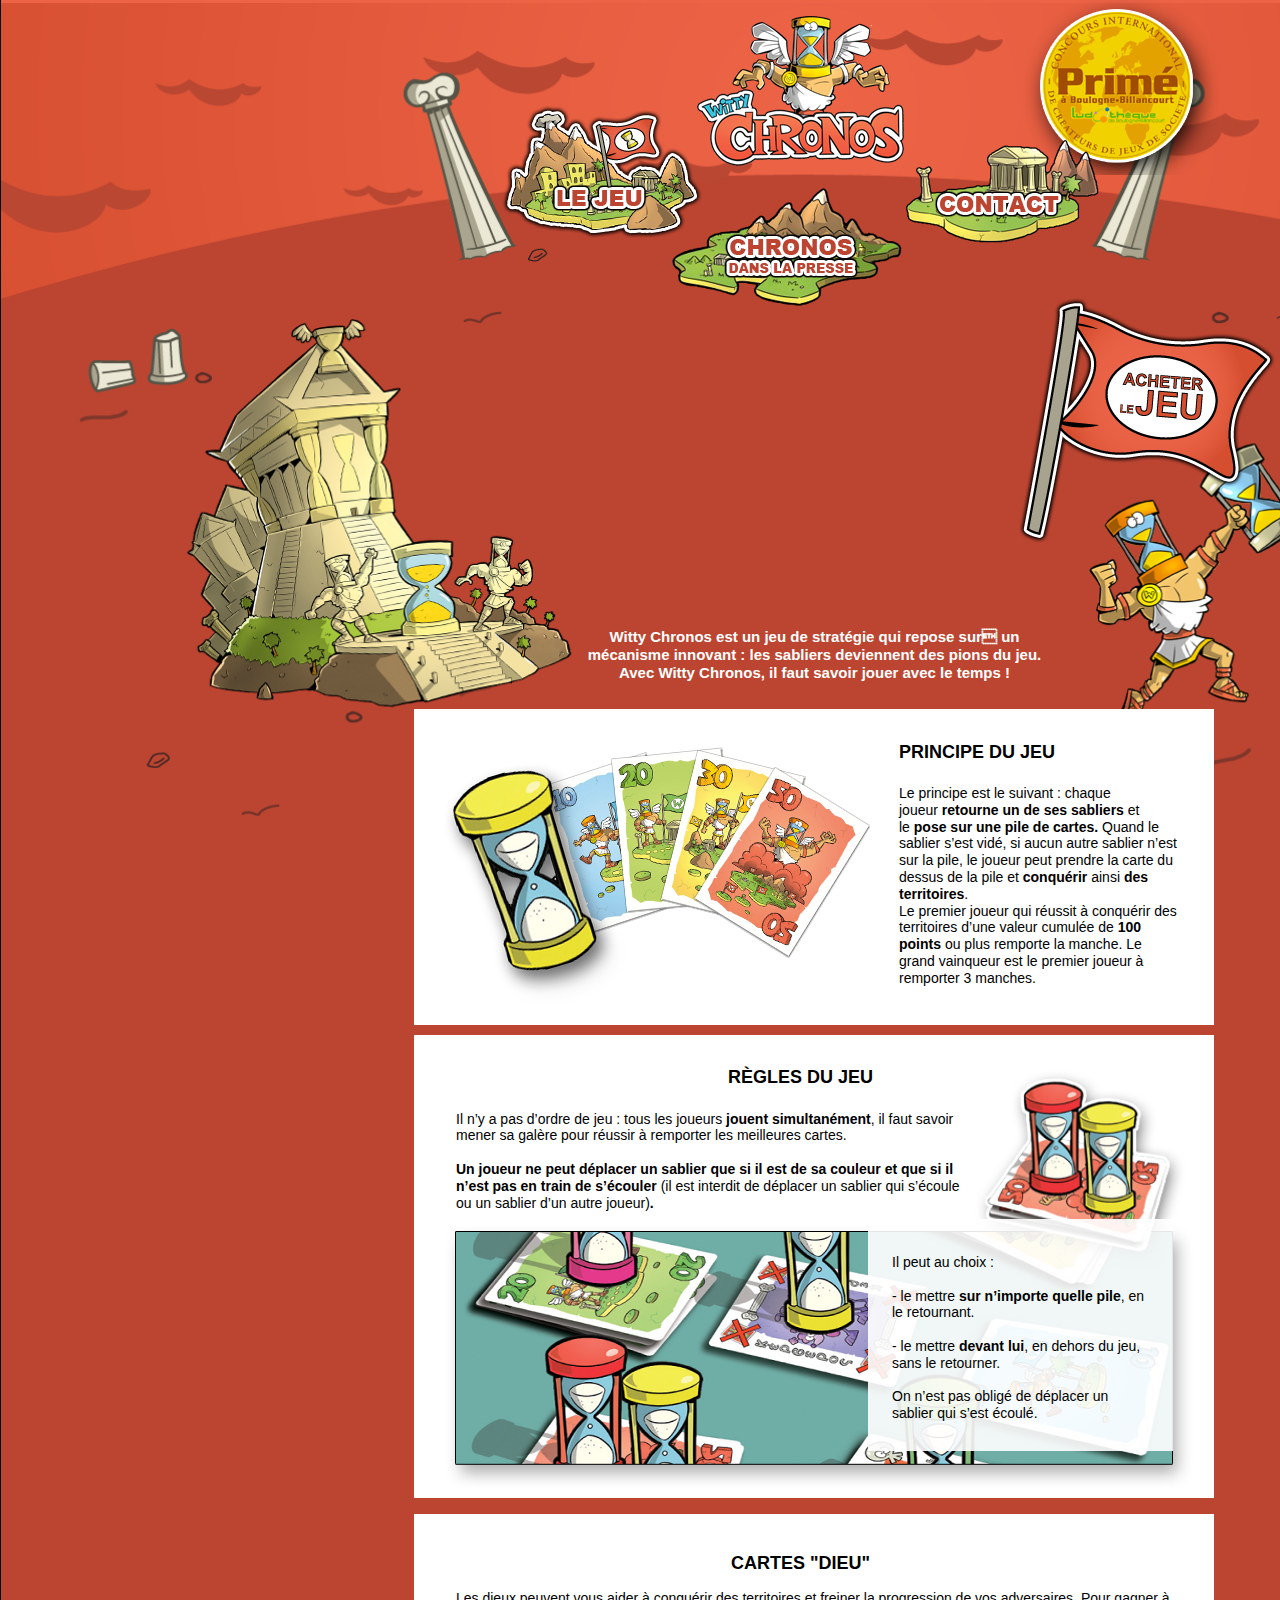
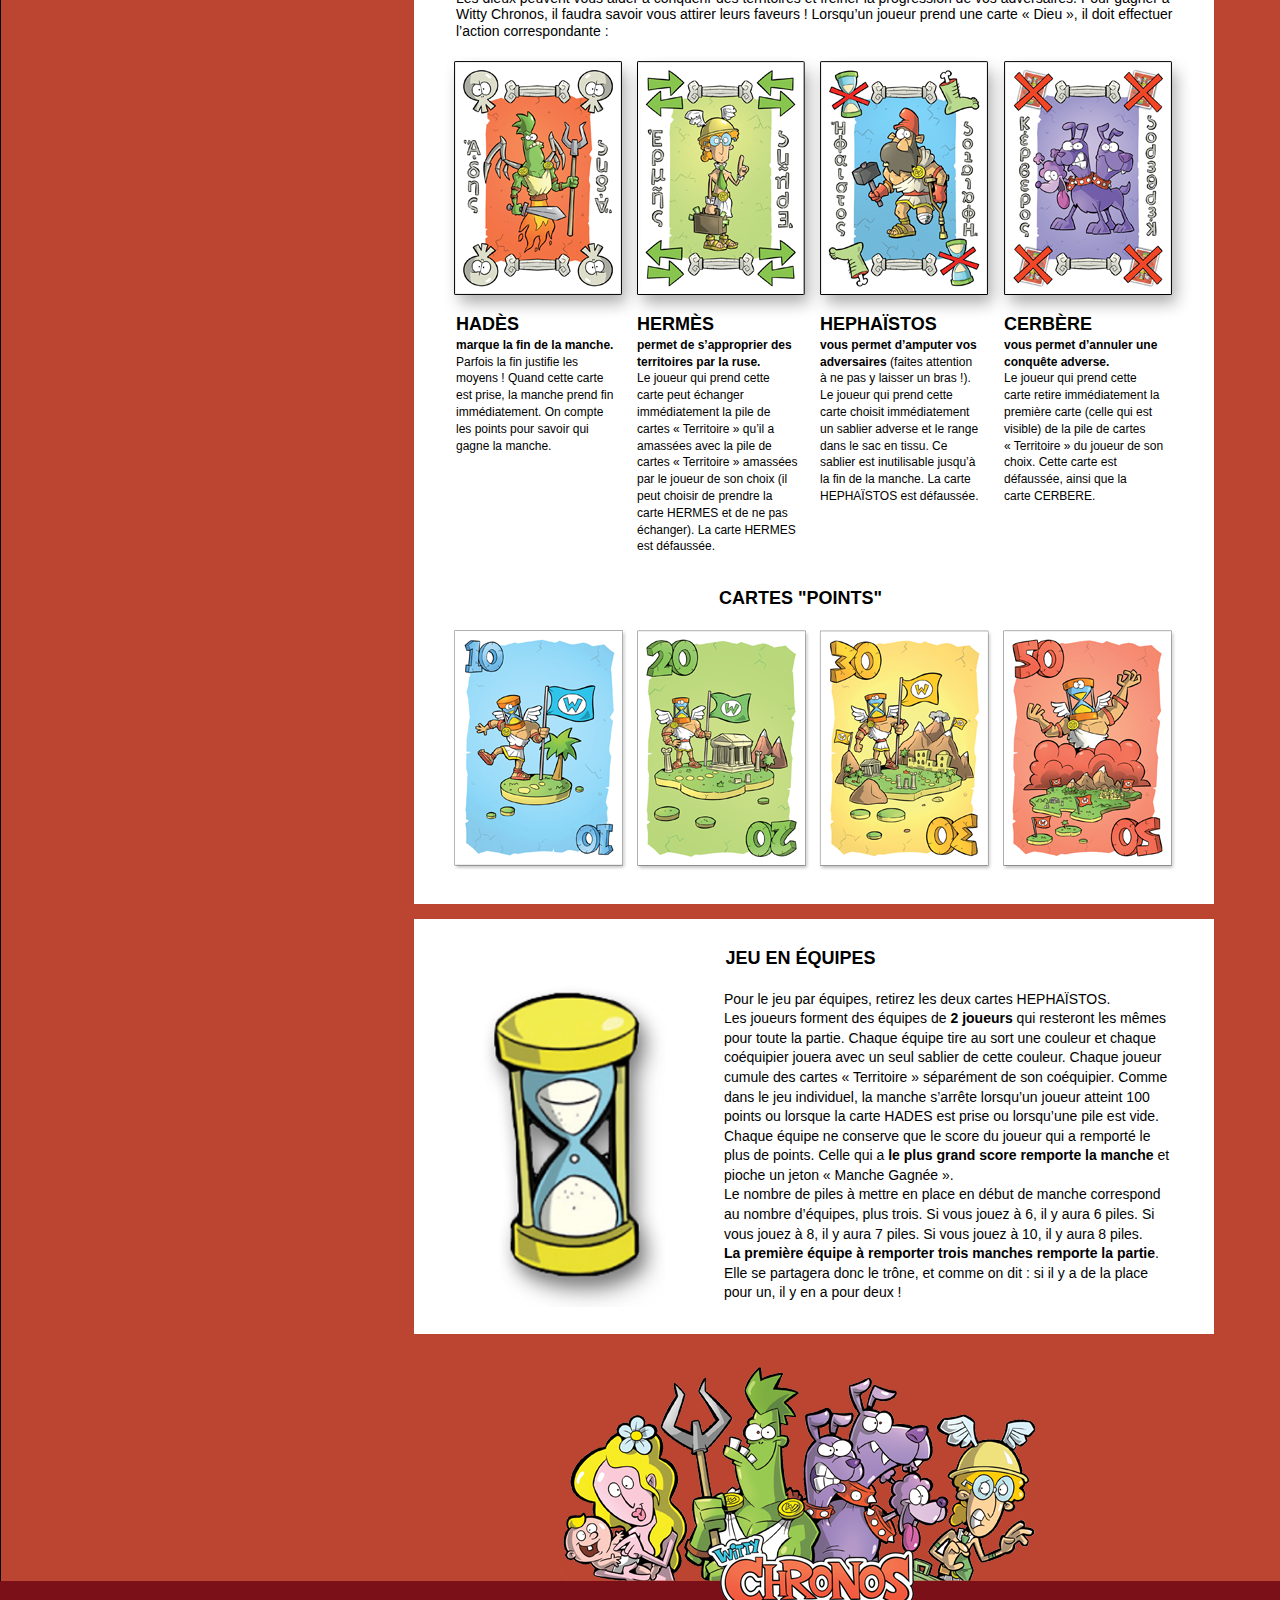
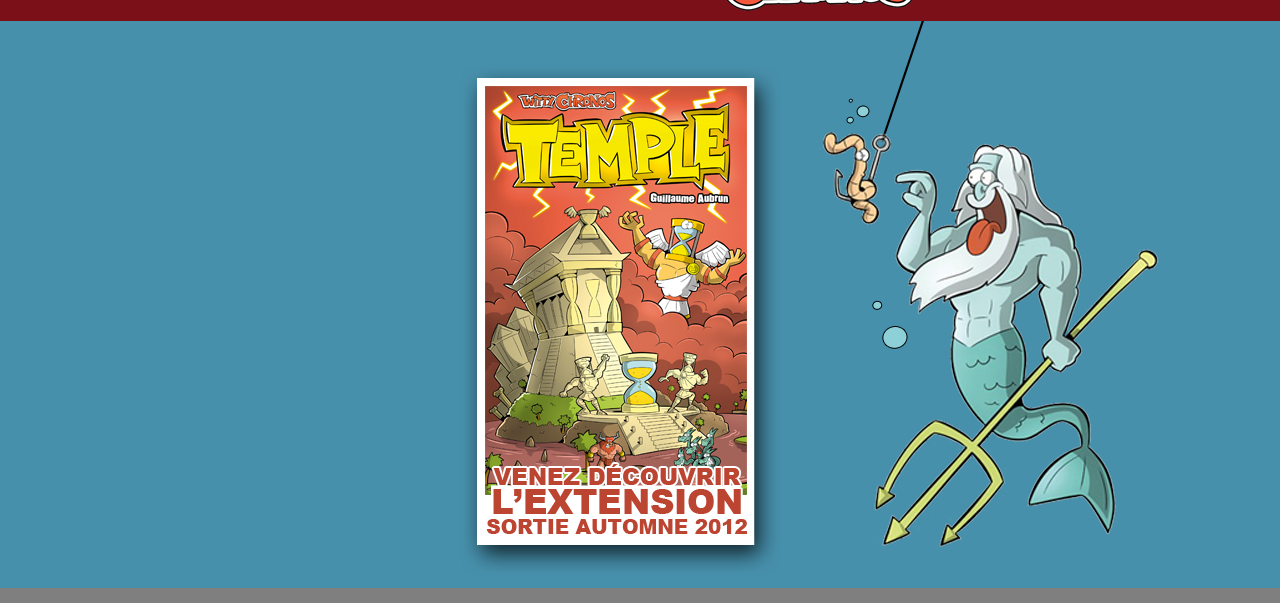
<file: index.html>
<!DOCTYPE html>
<html>
 <head>

  <meta http-equiv="Content-type" content="text/html;charset=UTF-8"/>
  <meta name="generator" content="1.0.948.120"/>
  <title>Page le jeu</title>
  <link rel="icon" type="image/png" href="images/favicon.png" />
  <!-- CSS -->
  <link rel="stylesheet" type="text/css" href="css/site_global.css?4075768122"/>
  <link rel="stylesheet" type="text/css" href="css/master_a-gabarit.css?4136317699"/>
  <link rel="stylesheet" type="text/css" href="css/index.css?421826208"/>
  <!-- Other scripts -->
  <script type="text/javascript">
   document.documentElement.className = 'js';


	var _gaq = _gaq || [];
	_gaq.push(['_setAccount', 'UA-17906341-3']);
	_gaq.push(['_setDomainName', 'wittychronos.fr']);
	_gaq.push(['_setAllowLinker', true]);
	_gaq.push(['_trackPageview']);

	(function() {
	var ga = document.createElement('script'); ga.type = 'text/javascript'; ga.async = true;
	ga.src = ('https:' == document.location.protocol ? 'https://ssl' : 'http://www') + '.google-analytics.com/ga.js';
	var s = document.getElementsByTagName('script')[0]; s.parentNode.insertBefore(ga, s);
	})();

</script>
   </head>
 <body>

  <div class="clearfix" id="page"><!-- column -->
   <div class="position_content" id="page_position_content">
    <div class="clearfix colelem" id="pu70"><!-- group -->
     <div class="grpelem" id="u70"><!-- image -->
      <img id="u70_img" src="images/img_fond.png" alt="" width="1600" height="887"/>
     </div>
     <a class="nonblock nontext MuseLinkActive grpelem" id="u75" href="index.html"><!-- image --><img id="u75_img" src="images/logo.png" alt="" width="232" height="175"/></a>
     <a class="nonblock nontext MuseLinkActive grpelem" id="u85" href="index.html"><!-- simple frame --></a>
     <a class="nonblock nontext grpelem" id="u109" href="page-presse.html"><!-- simple frame --></a>
     <div class="grpelem" id="u121"><!-- image -->
      <img id="u121_img" src="images/logo_prime.png" alt="" width="260" height="175"/>
     </div>
     <a class="nonblock nontext grpelem" id="u97" href="page-contact.html"><!-- simple frame --></a>
     <div class="clearfix grpelem" id="ppu207"><!-- column -->
      <div class="colelem" id="pu207"><!-- inclusion -->
       <div id="pu207_position_content">
        <table class="inclusion_context">
         <tr>
          <td class="inclelem" id="u207"><!-- simple frame -->
           <div style="width: 305px;"></div>
          </td>
          <td class="inclelem" id="pu207_position_inner_content">
           <div class="clearfix" id="pu208-17"><!-- group -->
            <div class="clearfix grpelem" id="u208-17"><!-- content -->
             <p id="u208-2">Il peut au choix : </p>
             <p id="u208-3">&nbsp;</p>
             <p>&#45; le mettre <span id="u208-5">sur n’importe quelle pile</span>, en le retournant. </p>
             <p>&nbsp;</p>
             <p id="u208-12">&#45; le mettre <span id="u208-10">devant lui</span>, en dehors du jeu, sans le retourner. </p>
             <p id="u208-13">&nbsp;</p>
             <p id="u208-15">On n’est pas obligé de déplacer un sablier qui s’est écoulé. </p>
            </div>
           </div>
          </td>
         </tr>
        </table>
       </div>
      </div>
      <div class="clearfix colelem" id="pu243"><!-- group -->
       <a class="nonblock nontext grpelem" id="u243" href="http://www.mywittygames.com/shop/product/witty-chronos"><!-- image --><img id="u243_img" src="images/btn_acheter.png" alt="" width="306" height="305"/></a>
       <div class="grpelem" id="u133"><!-- custom html -->
        <iframe frameborder="0" width="480" height="276" src="http://www.dailymotion.com/embed/video/xho4oq_video-d-une-partie-geante-de-witty-chronos_creation"></iframe>
</div>
      </div>
      <div class="clearfix colelem" id="u132-6"><!-- content -->
       <p>Witty Chronos est un jeu de stratégie qui repose sur un mécanisme innovant : les sabliers deviennent des pions du jeu.</p>
       <p>Avec Witty Chronos, il faut savoir jouer avec le temps ! </p>
      </div>
      <div class="clearfix colelem" id="pu135"><!-- group -->
       <div class="clearfix grpelem" id="u135"><!-- group -->
        <div class="clearfix grpelem" id="u183-19"><!-- content -->
         <p id="u183-2">PRINCIPE DU JEU</p>
         <p id="u183-3">&nbsp;</p>
         <p id="u183-13">Le principe est le suivant : chaque joueur<span id="u183-5">&nbsp;retourne un de ses sabliers </span><span id="u183-6">et le</span><span id="u183-7">&nbsp;pose sur une pile de cartes.</span>&nbsp;Quand le sablier s’est vidé, si aucun autre sablier n’est sur la pile, le joueur peut prendre la carte du dessus de la pile et <span id="u183-9">conquérir</span>&nbsp;ainsi <span id="u183-11">des territoires</span>.</p>
         <p id="u183-17">Le premier joueur qui réussit à conquérir des territoires d’une valeur cumulée de <span id="u183-15">100 points</span>&nbsp;ou plus remporte la manche. Le grand vainqueur est le premier joueur à remporter 3 manches.</p>
        </div>
       </div>
       <div class="grpelem" id="u184"><!-- image -->
        <img id="u184_img" src="images/img_principe.png" alt="" width="500" height="305"/>
       </div>
      </div>
      <div class="clearfix colelem" id="pu137"><!-- group -->
       <div class="clearfix grpelem" id="u137"><!-- column -->
        <div class="clearfix colelem" id="u205-4"><!-- content -->
         <p>RÈGLES DU JEU</p>
        </div>
        <div class="clearfix colelem" id="u204-11"><!-- content -->
         <p id="u204-4">Il n’y a pas d’ordre de jeu : tous les joueurs <span id="u204-2">jouent simultanément</span>, il faut savoir mener sa galère pour réussir à remporter les meilleures cartes. </p>
         <p id="u204-5">&nbsp;</p>
         <p id="u204-9">Un joueur ne peut déplacer un sablier que si il est de sa couleur et que si il n’est pas en train de s’écouler <span id="u204-7">(il est interdit de déplacer un sablier qui s’écoule ou un sablier d’un autre joueur)</span>. </p>
        </div>
       </div>
       <div class="grpelem" id="u199"><!-- image -->
        <img id="u199_img" src="images/img_regle2.png" alt="" width="824" height="314"/>
       </div>
       <div class="grpelem" id="u189"><!-- image -->
        <img id="u189_img" src="images/img_regle1.png" alt="" width="238" height="218"/>
       </div>
      </div>
      <div class="clearfix colelem" id="pu139"><!-- group -->
       <div class="clearfix grpelem" id="u139"><!-- column -->
        <div class="position_content" id="u139_position_content">
         <div class="clearfix colelem" id="u206-4"><!-- content -->
          <p>CARTES &quot;DIEU&quot;</p>
         </div>
         <div class="clearfix colelem" id="u210-4"><!-- content -->
          <p>Les dieux peuvent vous aider à conquérir des territoires et freiner la progression de vos adversaires. Pour gagner à Witty Chronos, il faudra savoir vous attirer leurs faveurs ! Lorsqu’un joueur prend une carte « Dieu », il doit effectuer l’action correspondante : </p>
         </div>
         <div class="colelem" id="u225"><!-- image -->
          <img id="u225_img" src="images/cartes_points.png" alt="" width="800" height="400"/>
         </div>
        </div>
       </div>
       <div class="clearfix grpelem" id="u224-4"><!-- content -->
        <p>CARTES &quot;POINTS&quot;</p>
       </div>
       <div class="grpelem" id="u211"><!-- image -->
        <img id="u211_img" src="images/cartesdieux.png" alt="" width="800" height="400"/>
       </div>
       <div class="clearfix grpelem" id="u216-8"><!-- content -->
        <p id="u216-2">HADÈS </p>
        <p id="u216-4"><span id="u216-3">marque la fin de la manche. </span></p>
        <p id="u216-6">Parfois la fin justifie les moyens ! Quand cette carte est prise, la manche prend fin immédiatement. On compte les points pour savoir qui gagne la manche. </p>
       </div>
       <div class="clearfix grpelem" id="u218-8"><!-- content -->
        <p id="u218-2">HERMÈS </p>
        <p id="u218-4">permet de s’approprier des territoires par la ruse.</p>
        <p id="u218-6">Le joueur qui prend cette carte peut échanger immédiatement la pile de cartes « Territoire » qu’il a amassées avec la pile de cartes « Territoire » amassées par le joueur de son choix (il peut choisir de prendre la carte HERMES et de ne pas échanger). La carte HERMES est défaussée. </p>
       </div>
       <div class="clearfix grpelem" id="u220-7"><!-- content -->
        <p id="u220-2">HEPHAÏSTOS</p>
        <p id="u220-5"><span id="u220-3">vous permet d’amputer vos adversaires </span>(faites attention à ne pas y laisser un bras !). Le joueur qui prend cette carte choisit immédiatement un sablier adverse et le range dans le sac en tissu. Ce sablier est inutilisable jusqu’à la fin de la manche. La carte HEPHAÏSTOS est défaussée. </p>
       </div>
       <div class="clearfix grpelem" id="u222-14"><!-- content -->
        <p id="u222-2">CERBÈRE</p>
        <p id="u222-4">vous permet d’annuler une conquête adverse.</p>
        <p id="u222-6">Le joueur qui prend cette</p>
        <p id="u222-8">carte retire immédiatement la première carte (celle qui est visible) de la pile de cartes</p>
        <p id="u222-10">« Territoire » du joueur de son choix. Cette carte est défaussée, ainsi que la</p>
        <p id="u222-12">carte CERBERE.&nbsp; </p>
       </div>
      </div>
      <div class="clearfix colelem" id="u141"><!-- group -->
       <div class="grpelem" id="u238"><!-- image -->
        <img id="u238_img" src="images/img_joueurs.png" alt="" width="196" height="333"/>
       </div>
       <div class="clearfix grpelem" id="pu237-4"><!-- column -->
        <div class="clearfix colelem" id="u237-4"><!-- content -->
         <p>JEU EN ÉQUIPES</p>
        </div>
        <div class="clearfix colelem" id="u236-15"><!-- content -->
         <p>Pour le jeu par équipes, retirez les deux cartes HEPHAÏSTOS. </p>
         <p>Les joueurs forment des équipes de <span id="u236-4">2 joueurs</span>&nbsp;qui resteront les mêmes pour toute la partie. Chaque équipe tire au sort une couleur et chaque coéquipier jouera avec un seul sablier de cette couleur. Chaque joueur cumule des cartes « Territoire » séparément de son coéquipier. Comme dans le jeu individuel, la manche s’arrête lorsqu’un joueur atteint 100 points ou lorsque la carte HADES est prise ou lorsqu’une pile est vide. Chaque équipe ne conserve que le score du joueur qui a remporté le plus de points. Celle qui a <span id="u236-6">le plus grand score remporte la manche</span>&nbsp;et pioche un jeton « Manche Gagnée ». </p>
         <p>Le nombre de piles à mettre en place en début de manche correspond au nombre d’équipes, plus trois. Si vous jouez à 6, il y aura 6 piles. Si vous jouez à 8, il y aura 7 piles. Si vous jouez à 10, il y aura 8 piles.</p>
         <p><span id="u236-11">La première équipe à remporter trois manches remporte la partie</span>. Elle se partagera donc le trône, et comme on dit : si il y a de la place pour un, il y en a pour deux ! </p>
        </div>
       </div>
      </div>
     </div>
    </div>
    <div class="clearfix colelem" id="master-footer"><!-- group -->
     <div class="clearfix grpelem" id="u163"><!-- group -->
      <div class="clearfix grpelem" id="u147"><!-- group -->
       <div class="grpelem" id="u148"><!-- image -->
        <img id="u148_img" src="images/img_poseidon.png" alt="" width="411" height="591"/>
       </div>
      </div>
      <div class="grpelem" id="u142"><!-- simple frame --></div>
      <div class="grpelem" id="u153"><!-- image -->
       <img id="u153_img" src="images/img_extention.png" alt="" width="411" height="591"/>
      </div>
      <div class="grpelem" id="u158"><!-- image -->
       <img id="u158_img" src="images/img_footer.png" alt="" width="569" height="310"/>
      </div>
     </div>
    </div>
   </div>
  </div>
  <div class="preload_images">
   <img class="preload" src="images/menu2.png" alt=""/>
   <img class="preload" src="images/menu4.png" alt=""/>
   <img class="preload" src="images/menu6.png" alt=""/>
  </div>
  <!-- JS includes -->
  <script src="http://musecdn.businesscatalyst.com/scripts/1.1/jquery-1.7.min.js" type="text/javascript"></script>
  <script type="text/javascript">
   window.jQuery || document.write('\x3Cscript src="scripts/1.1/jquery-1.7.min.js" type="text/javascript">\x3C/script>');
</script>
  <script src="scripts/1.1/sprydomutils.js?4230755498" type="text/javascript"></script>
  <script src="scripts/1.1/museutils.js?3762396489" type="text/javascript"></script>
  <!-- Other scripts -->
  <script type="text/javascript">
   Muse.Utils.addSelectorFn('body', Muse.Utils.transformMarkupToFixBrowserProblemsPreInit);/* body */
Muse.Utils.addSelectorFn('a.nonblock', Muse.Utils.addHyperlinkAnchor); /* a.nonblock */
Muse.Utils.addSelectorFn('body', Muse.Utils.showWidgetsWhenReady);/* body */
Muse.Utils.addSelectorFn('body', Muse.Utils.transformMarkupToFixBrowserProblems);/* body */

</script>
   </body>
</html>
</file>
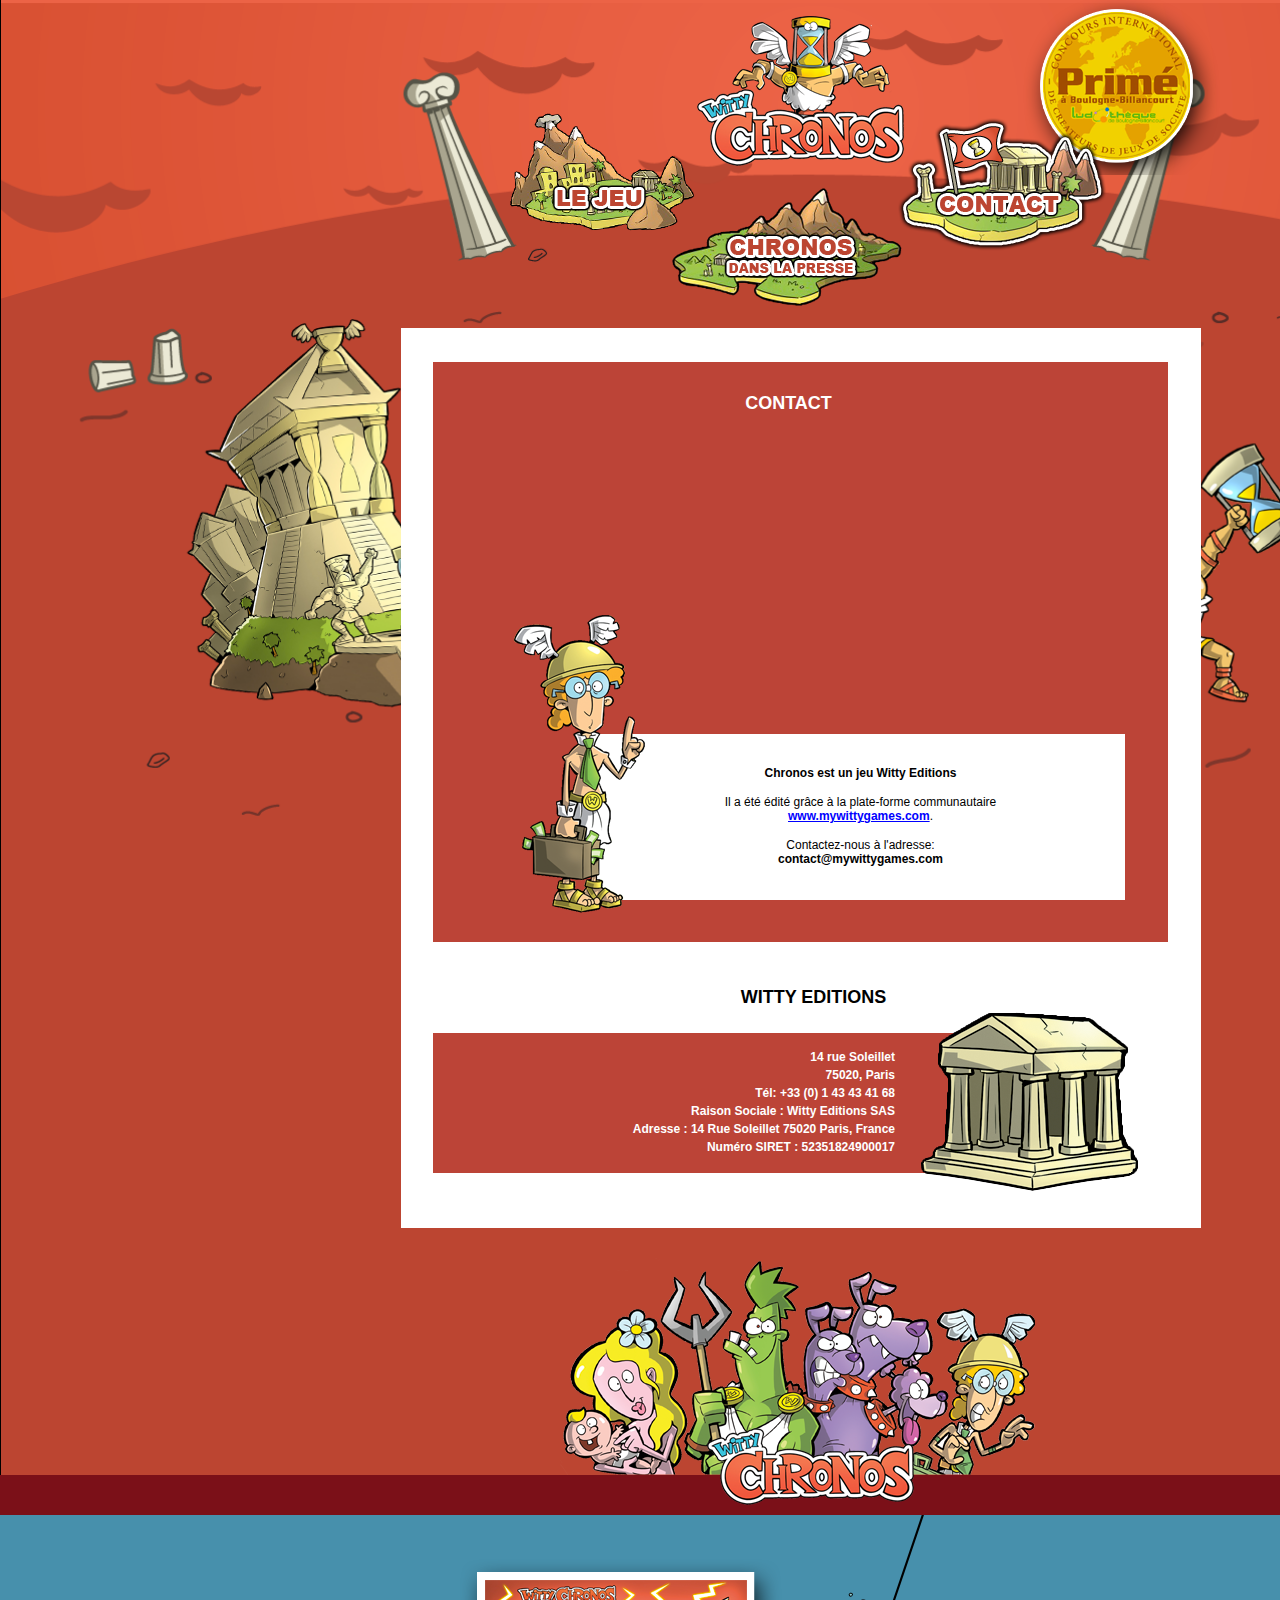
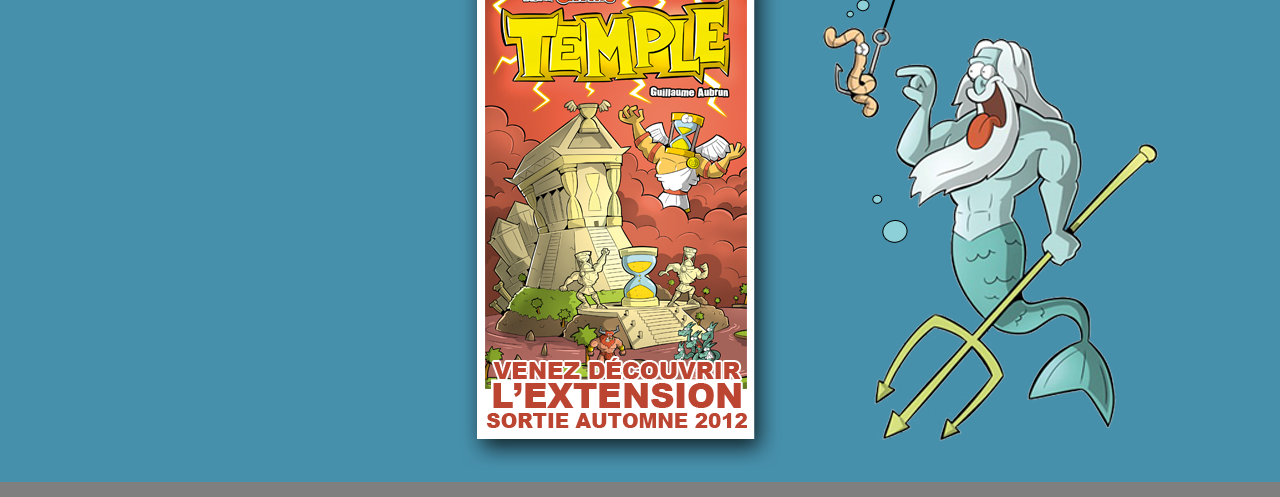
<file: page-contact.html>
<!DOCTYPE html>
<html>
 <head>

  <meta http-equiv="Content-type" content="text/html;charset=UTF-8"/>
  <meta name="generator" content="1.0.948.120"/>
  <title>Page Contact</title>
  <link rel="icon" type="image/png" href="images/favicon.png" />
  <!-- CSS -->
  <link rel="stylesheet" type="text/css" href="css/site_global.css?4075768122"/>
  <link rel="stylesheet" type="text/css" href="css/master_a-gabarit.css?4136317699"/>
  <link rel="stylesheet" type="text/css" href="css/page-contact.css?4245260123"/>
  <!-- Other scripts -->
	<script type="text/javascript">
		document.documentElement.className = 'js';

		  var _gaq = _gaq || [];
		  _gaq.push(['_setAccount', 'UA-17906341-3']);
		  _gaq.push(['_setDomainName', 'wittychronos.com']);
		  _gaq.push(['_setAllowLinker', true]);
		  _gaq.push(['_trackPageview']);

		  (function() {
			var ga = document.createElement('script'); ga.type = 'text/javascript'; ga.async = true;
			ga.src = ('https:' == document.location.protocol ? 'https://ssl' : 'http://www') + '.google-analytics.com/ga.js';
			var s = document.getElementsByTagName('script')[0]; s.parentNode.insertBefore(ga, s);
		  })();

	</script>

   </head>
 <body>

  <div class="clearfix" id="page"><!-- column -->
   <div class="position_content" id="page_position_content">
    <div class="clearfix colelem" id="pu70"><!-- group -->
     <div class="grpelem" id="u70"><!-- image -->
      <img id="u70_img" src="images/img_fond.png" alt="" width="1600" height="887"/>
     </div>
     <a class="nonblock nontext grpelem" id="u75" href="index.html"><!-- image --><img id="u75_img" src="images/logo.png" alt="" width="232" height="175"/></a>
     <a class="nonblock nontext grpelem" id="u85" href="index.html"><!-- simple frame --></a>
     <a class="nonblock nontext grpelem" id="u109" href="page-presse.html"><!-- simple frame --></a>
     <div class="grpelem" id="u121"><!-- image -->
      <img id="u121_img" src="images/logo_prime.png" alt="" width="260" height="175"/>
     </div>
     <a class="nonblock nontext MuseLinkActive grpelem" id="u97" href="page-contact.html"><!-- simple frame --></a>
     <div class="clearfix grpelem" id="u165"><!-- column -->
      <div class="clearfix colelem" id="u176"><!-- column -->
       <div class="clearfix colelem" id="u250-4"><!-- content -->
        <p>CONTACT</p>
       </div>
       <div class="colelem" id="u177"><!-- simple frame --></div>
      </div>
      <div class="clearfix colelem" id="u180"><!-- group -->
       <div class="grpelem" id="u171"><!-- image -->
        <img id="u171_img" src="images/img_contact2.png" alt="" width="306" height="225"/>
       </div>
      </div>
     </div>
     <div class="grpelem" id="u166"><!-- image -->
      <img id="u166_img" src="images/img_contact.png" alt="" width="306" height="402"/>
     </div>
     <div class="clearfix grpelem" id="u178-13"><!-- content -->
      <p id="u178-2">Chronos est un jeu Witty Editions</p>
      <p>&nbsp;</p>
      <p>Il a été édité grâce à la plate&#45;forme communautaire <a href="http://www.mywittygames.com" id="u178-5">www.mywittygames.com</a>.</p>
      <p>&nbsp;</p>
      <p>Contactez&#45;nous à l'adresse: <span id="u178-10">contact@mywittygames.com</span></p>
     </div>
     <div class="clearfix grpelem" id="u181-14"><!-- content -->
      <p>14 rue Soleillet</p>
      <p>75020, Paris</p>
      <p>Tél: +33 (0) 1 43 43 41 68</p>
      <p>Raison Sociale : Witty Editions SAS</p>
      <p>Adresse : 14 Rue Soleillet 75020 Paris, France</p>
      <p>Numéro SIRET : 52351824900017</p>
     </div>
     <div class="clearfix grpelem" id="u182-4"><!-- content -->
      <p>WITTY EDITIONS</p>
     </div>
    </div>
    <div class="clearfix colelem" id="master-footer"><!-- group -->
     <div class="clearfix grpelem" id="u163"><!-- group -->
      <div class="clearfix grpelem" id="u147"><!-- group -->
       <div class="grpelem" id="u148"><!-- image -->
        <img id="u148_img" src="images/img_poseidon.png" alt="" width="411" height="591"/>
       </div>
      </div>
      <div class="grpelem" id="u142"><!-- simple frame --></div>
      <div class="grpelem" id="u153"><!-- image -->
       <img id="u153_img" src="images/img_extention.png" alt="" width="411" height="591"/>
      </div>
      <div class="grpelem" id="u158"><!-- image -->
       <img id="u158_img" src="images/img_footer.png" alt="" width="569" height="310"/>
      </div>
     </div>
    </div>
   </div>
  </div>
  <div class="preload_images">
   <img class="preload" src="images/menu2.png" alt=""/>
   <img class="preload" src="images/menu4.png" alt=""/>
   <img class="preload" src="images/menu6.png" alt=""/>
  </div>
  <!-- JS includes -->
  <script src="http://musecdn.businesscatalyst.com/scripts/1.1/jquery-1.7.min.js" type="text/javascript"></script>
  <script type="text/javascript">
   window.jQuery || document.write('\x3Cscript src="scripts/1.1/jquery-1.7.min.js" type="text/javascript">\x3C/script>');
</script>
  <script src="scripts/1.1/sprydomutils.js?4230755498" type="text/javascript"></script>
  <script src="scripts/1.1/museutils.js?3762396489" type="text/javascript"></script>
  <!-- Other scripts -->
  <script type="text/javascript">
   Muse.Utils.addSelectorFn('body', Muse.Utils.transformMarkupToFixBrowserProblemsPreInit);/* body */
Muse.Utils.addSelectorFn('a.nonblock', Muse.Utils.addHyperlinkAnchor); /* a.nonblock */
Muse.Utils.addSelectorFn('body', Muse.Utils.showWidgetsWhenReady);/* body */
Muse.Utils.addSelectorFn('body', Muse.Utils.transformMarkupToFixBrowserProblems);/* body */

</script>
   </body>
</html>
</file>
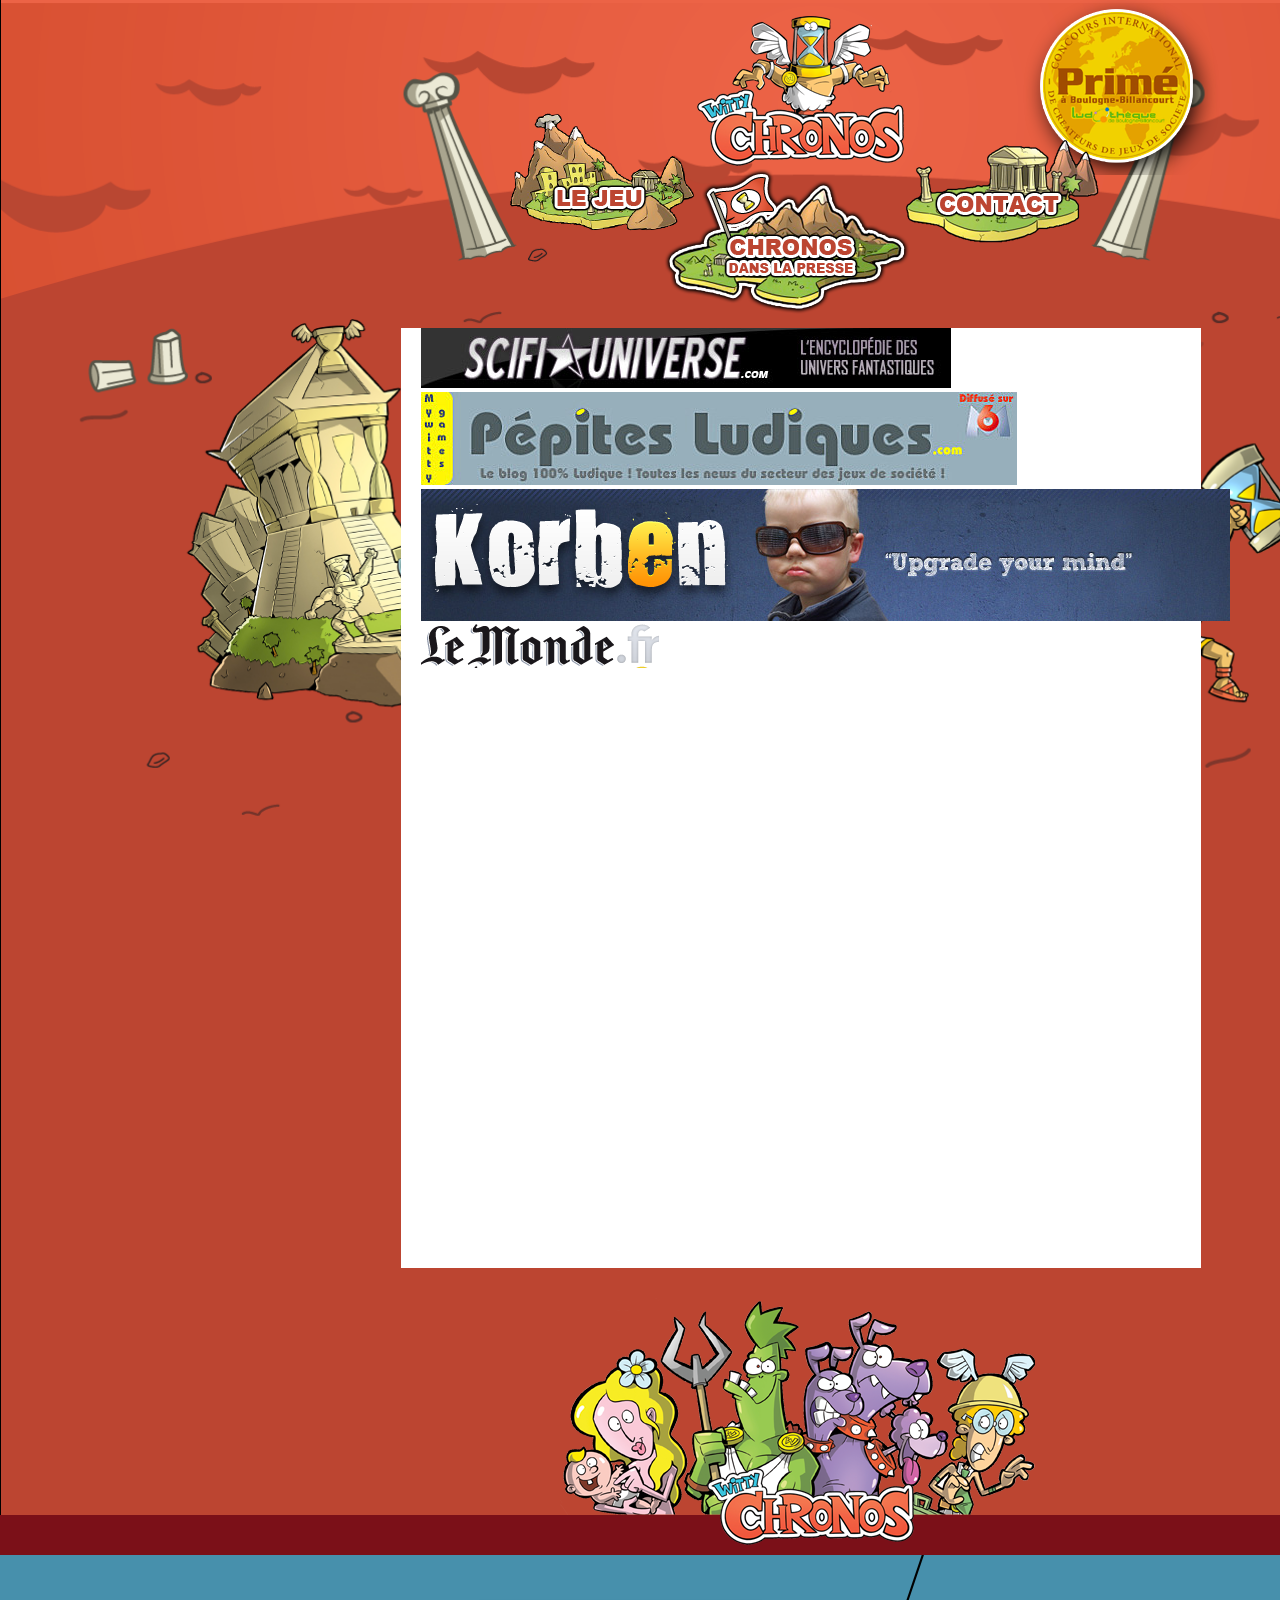
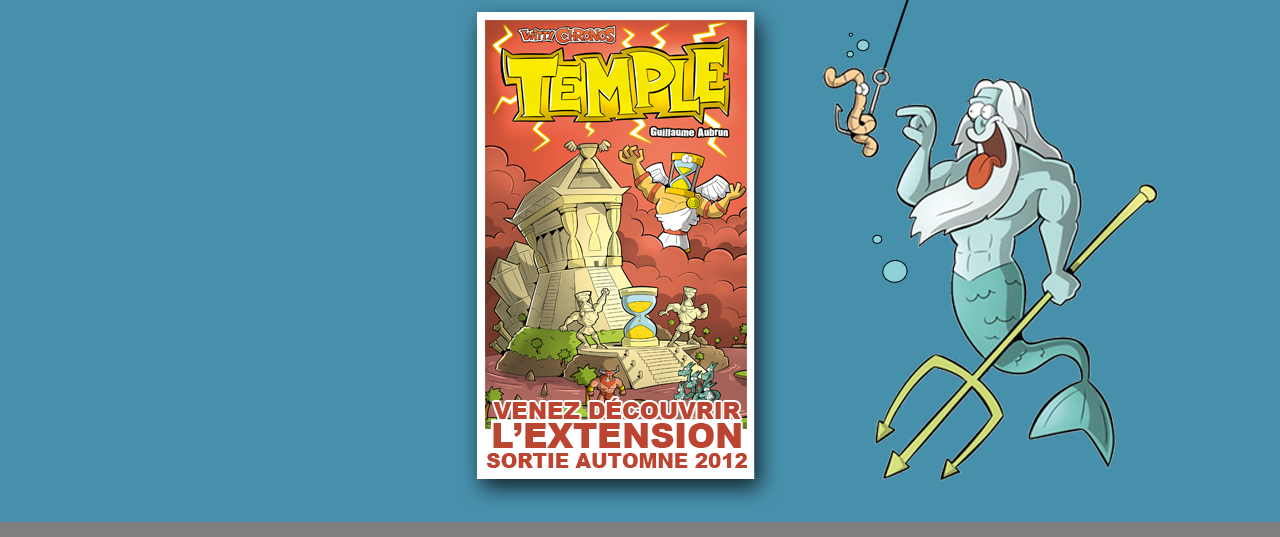
<file: page-presse.html>
<!DOCTYPE html>
<html>
 <head>

  <meta http-equiv="Content-type" content="text/html;charset=UTF-8"/>
  <meta name="generator" content="1.0.948.120"/>
  <title>Page Presse</title>
  <link rel="icon" type="image/png" href="images/favicon.png" />
  <!-- CSS -->
  <link rel="stylesheet" type="text/css" href="css/site_global.css?4075768122"/>
  <link rel="stylesheet" type="text/css" href="css/master_a-gabarit.css?4136317699"/>
  <link rel="stylesheet" type="text/css" href="css/page-presse.css?4188356980"/>
  <!-- Other scripts -->
	<script type="text/javascript">
		document.documentElement.className = 'js';

		  var _gaq = _gaq || [];
		  _gaq.push(['_setAccount', 'UA-17906341-3']);
		  _gaq.push(['_setDomainName', 'wittychronos.com']);
		  _gaq.push(['_setAllowLinker', true]);
		  _gaq.push(['_trackPageview']);

		  (function() {
			var ga = document.createElement('script'); ga.type = 'text/javascript'; ga.async = true;
			ga.src = ('https:' == document.location.protocol ? 'https://ssl' : 'http://www') + '.google-analytics.com/ga.js';
			var s = document.getElementsByTagName('script')[0]; s.parentNode.insertBefore(ga, s);
		  })();

	</script>

   </head>
 <body>

  <div class="clearfix" id="page"><!-- column -->
   <div class="position_content" id="page_position_content">
    <div class="clearfix colelem" id="pu70"><!-- group -->
     <div class="grpelem" id="u70"><!-- image -->
      <img id="u70_img" src="images/img_fond.png" alt="" width="1600" height="887"/>
     </div>
     <a class="nonblock nontext grpelem" id="u75" href="index.html"><!-- image --><img id="u75_img" src="images/logo.png" alt="" width="232" height="175"/></a>
     <a class="nonblock nontext grpelem" id="u85" href="index.html"><!-- simple frame --></a>
     <a class="nonblock nontext MuseLinkActive grpelem" id="u109" href="page-presse.html"><!-- simple frame --></a>
     <div class="grpelem" id="u121"><!-- image -->
      <img id="u121_img" src="images/logo_prime.png" alt="" width="260" height="175"/>
     </div>
     <a class="nonblock nontext grpelem" id="u97" href="page-contact.html"><!-- simple frame --></a>
     <div class="clearfix grpelem" id="pu164"><!-- group -->
      <div class="grpelem" id="u164">
	  <!-- simple frame -->
		  <a class="element_presse" target="_blank" href="http://www.scifi-universe.com/critiques/32437-57-witty-chronos.htm">
			<img class="image_presse" src="images/logo_scifi_universe.jpg"/>
		  </a>
		  <a class="element_presse" target="_blank" href="http://www.pepitesludiques.com/article-le-test-du-jeu-witty-chronos-79508274.html">
			<img class="image_presse" src="images/logo_pepites_ludiques.jpg"/>
		  </a>
		  <a class="element_presse" target="_blank" href="http://korben.info/my-witty-games-investir-en-samusant.html">
			<img class="image_presse" src="images/logo_korben.png"/>
		  </a>
		  <a class="element_presse" target="_blank" href="http://www.lemonde.fr/week-end/article/2011/07/08/les-jeux-dont-vous-etes-le-producteur_1546210_1477893.html">
			<img class="image_presse" src="images/logo_lemondefr.png"/>
		  </a>
	  </div>
     </div>
    </div>
    <div class="clearfix colelem" id="master-footer"><!-- group -->
     <div class="clearfix grpelem" id="u163"><!-- group -->
      <div class="clearfix grpelem" id="u147"><!-- group -->
       <div class="grpelem" id="u148"><!-- image -->
        <img id="u148_img" src="images/img_poseidon.png" alt="" width="411" height="591"/>
       </div>
      </div>
      <div class="grpelem" id="u142"><!-- simple frame --></div>
      <div class="grpelem" id="u153"><!-- image -->
       <img id="u153_img" src="images/img_extention.png" alt="" width="411" height="591"/>
      </div>
      <div class="grpelem" id="u158"><!-- image -->
       <img id="u158_img" src="images/img_footer.png" alt="" width="569" height="310"/>
      </div>
     </div>
    </div>
   </div>
  </div>
  <div class="preload_images">
   <img class="preload" src="images/menu2.png" alt=""/>
   <img class="preload" src="images/menu4.png" alt=""/>
   <img class="preload" src="images/menu6.png" alt=""/>
  </div>
  <!-- JS includes -->
  <script src="http://musecdn.businesscatalyst.com/scripts/1.1/jquery-1.7.min.js" type="text/javascript"></script>
  <script type="text/javascript">
   window.jQuery || document.write('\x3Cscript src="scripts/1.1/jquery-1.7.min.js" type="text/javascript">\x3C/script>');
</script>
  <script src="scripts/1.1/sprydomutils.js?4230755498" type="text/javascript"></script>
  <script src="scripts/1.1/museutils.js?3762396489" type="text/javascript"></script>
  <!-- Other scripts -->
  <script type="text/javascript">
   Muse.Utils.addSelectorFn('body', Muse.Utils.transformMarkupToFixBrowserProblemsPreInit);/* body */
Muse.Utils.addSelectorFn('a.nonblock', Muse.Utils.addHyperlinkAnchor); /* a.nonblock */
Muse.Utils.addSelectorFn('body', Muse.Utils.showWidgetsWhenReady);/* body */
Muse.Utils.addSelectorFn('body', Muse.Utils.transformMarkupToFixBrowserProblems);/* body */

</script>
   </body>
</html>
</file>
<file: css/site_global.css>
html
{
	min-height: 100%;
	min-width: 100%;
}

body,div,dl,dt,dd,ul,ol,li,h1,h2,h3,h4,h5,h6,pre,code,form,fieldset,legend,input,button,textarea,p,blockquote,th,td,a
{
	margin: 0;
	padding: 0;
	border-width: 0;
}

table
{
	border-collapse: collapse;
	border-spacing: 0;
}

fieldset,img
{
	border: 0;
}

address,caption,cite,code,dfn,em,strong,th,var,optgroup
{
	font-style: inherit;
	font-weight: inherit;
}

del,ins
{
	text-decoration: none;
}

li
{
	list-style: none;
}

caption,th
{
	text-align: left;
}

h1,h2,h3,h4,h5,h6
{
	font-size: 100%;
	font-weight: inherit;
}

input,button,textarea,select,optgroup,option
{
	font-family: inherit;
	font-size: inherit;
	font-style: inherit;
	font-weight: inherit;
}

body
{
	font-family: Arial, Helvetica Neue, Helvetica, sans-serif;
	text-align: left;
	font-size: 14px;
	line-height: 1.2;
	word-wrap: break-word;
	text-rendering: optimizeLegibility;/* kerning, primarily */
}

@media screen and (-webkit-min-device-pixel-ratio:0)
{
	body { text-rendering:auto; }
}

a:link
{
	color: #0000FF;
	text-decoration: underline;
	visibility: inherit;
}

a:visited
{
	color: #800080;
	text-decoration: underline;
	visibility: inherit;
}

a:hover
{
	color: #0000FF;
	text-decoration: underline;
	visibility: inherit;
}

a:active
{
	color: #EE0000;
	text-decoration: underline;
	visibility: inherit;
}

a.nontext /* used to override default properties of 'a' tag */
{
	color: black;
	text-decoration: none;
	font-style: normal;
	font-weight: normal;
}

.normal_text
{
	color: #000000;
	font-family: Arial, Helvetica Neue, Helvetica, sans-serif;
	font-size: 14px;
	font-style: normal;
	font-weight: normal;
	letter-spacing: 0px;
	line-height: 1.2;
	margin-left: 0px;
	margin-right: 0px;
	padding-bottom: 0px;
	padding-top: 0px;
	text-align: left;
	text-decoration: none;
	text-indent: 0px;
	vertical-align: 0px;
}

.TabbedPanelsTab
{
	white-space: nowrap;
}

.MenuBar  .MenuBarView, .MenuBar  .SubMenuView /* Resets for ul and li in menus */
{
	display: block;
	list-style: none;
}

.MenuBar .SubMenu
{
	display: none;
	position: absolute;
}

.NoWrap
{
	white-space: nowrap;
	word-wrap: normal;
}

.MenuBar .MenuItemContainer
{
	position: relative;
}

.rootelem /* the root of the artwork tree */
{
	margin-left: auto;
	margin-right: auto;
}

.colelem /* a child element of a column */
{
	display: inline;
	float: left;
	clear: both;
}

.grpelem /* a child element of a group */
{
	display: inline;
	float: left;
}

.clearfix:after /* force a container to fit around floated items */
{
	content: "\0020";
	visibility: hidden;
	display: block;
	height: 0;
	clear: both;
}

*:first-child+html .clearfix /* IE7 */
{
	zoom: 1;
}

.inclusion_context /* context for positioning a group of elements that share the same height */
{
	display: table;
	table-layout: fixed;
	width: 0.01px;
}

.inclelem /* element of an inclusion context */
{
	display: table-cell;
	vertical-align: top;
}

.f3s_mid /* 3-slice frame, middle slice */
{
	background-repeat: repeat;
}

.f3s_top,.f3s_bot /* 3-slice frame, top slice */
{
	background-repeat: no-repeat;
}

.f9s_top_left, .f9s_bot_left /* 9-slice frame, left corner slice */
{
	background-repeat: no-repeat;
	background-position: left;
}

.f9s_top_right, .f9s_bot_right /* 9-slice frame, right corner slice */
{
	background-repeat: no-repeat;
	background-position: right;
}

.f9s_top_mid, .f9s_bot_mid /* 9-slice frame, top/bottom horizontal slice */
{
	background-repeat: repeat-x;
	background-position: 0px 0px;
}

.f9s_mid_left /* 9-slice frame, left vertical slice */
{
	background-repeat: repeat-y;
	background-position: left;
}

.f9s_mid_right /* 9-slice frame, right vertical slice */
{
	background-repeat: repeat-y;
	background-position: right;
}

.f9s_center /* 9-slice frame, center slice */
{
	background-repeat: repeat;
	background-position: 0px 0px;
}

.popup_anchor /* anchors an abspos popup */
{
	position: relative;
	width: 0px;
	height: 0px;
}

.popup_element
{
	z-index: 100000;
}

.pointer_cursor
{
	cursor: pointer;
}

span.wrap /* used to force wrap after floated array when nested inside a paragraph */
{
	content: '';
	clear: left;
	display: block;
}

span.actAsInlineDiv /* used to simulate a DIV with inline display when already nested inside a paragraph */
{
	display: inline-block;
}

.position_content,.excludeFromNormalFlow /* used when child content is larger than parent */
{
	float: left;
}

.preload_images /* used to preload images used in non-defaul states */
{
	position: absolute;
	overflow: hidden;
	left: -9999px;
	top: -9999px;
	height: 1px;
	width: 1px;
}

preload /* used to specifiy the dimension of preload item */
{
	height: 1px;
	width: 1px;
}

.animateStates
{
	-webkit-transition: 0.3s ease-in-out;
	-moz-transition: 0.3s ease-in-out;
	-o-transition: 0.3s ease-in-out;
	transition: 0.3s ease-in-out;
}

.anchor_item /* used to specify anchor properties */
{
	width: 22px;
	height: 18px;
}

.MenuBar .SubMenuVisible, .MenuBarVertical .SubMenuVisible, .MenuBar .SubMenu .SubMenuVisible,.popup_element.Active,span.actAsPara,.actAsDiv,a.nonblock.nontext
{
	display: block;
}

.popup_element.Inactive,.js .disn
{
	display: none;
}

.widget_invisible,.js .invi /* used to hide the widget before loaded */
{
	visibility: hidden;
}
</file>
<file: css/master_a-gabarit.css>
#u85
{
	background-size: contain !important;
	-webkit-background-size: contain;
	-o-background-size: contain;
	-khtml-background-size: contain;
	-ms-background-size: contain;
	position: relative;
	background: transparent url("../images/menu.png") no-repeat left top;
}

#u85:hover
{
	background-image: url("../images/menu2.png");
	background-size: contain !important;
	-webkit-background-size: contain;
	-o-background-size: contain;
	-khtml-background-size: contain;
	-ms-background-size: contain;
	background-repeat: no-repeat;
	background-position: left top;
	opacity: 1;
	-ms-filter: "progid:DXImageTransform.Microsoft.Alpha(Opacity=100)";
	filter: alpha(opacity=100);
}

#u85.MuseLinkActive
{
	background-image: url("../images/menu2.png");
	background-size: contain !important;
	-webkit-background-size: contain;
	-o-background-size: contain;
	-khtml-background-size: contain;
	-ms-background-size: contain;
	background-repeat: no-repeat;
	background-position: left top;
	opacity: 1;
	-ms-filter: "progid:DXImageTransform.Microsoft.Alpha(Opacity=100)";
	filter: alpha(opacity=100);
}

#u109
{
	background-size: contain !important;
	-webkit-background-size: contain;
	-o-background-size: contain;
	-khtml-background-size: contain;
	-ms-background-size: contain;
	position: relative;
	background: transparent url("../images/menu3.png") no-repeat left top;
}

#u109:hover
{
	background-image: url("../images/menu4.png");
	background-size: contain !important;
	-webkit-background-size: contain;
	-o-background-size: contain;
	-khtml-background-size: contain;
	-ms-background-size: contain;
	background-repeat: no-repeat;
	background-position: left top;
	opacity: 1;
	-ms-filter: "progid:DXImageTransform.Microsoft.Alpha(Opacity=100)";
	filter: alpha(opacity=100);
}

#u109.MuseLinkActive
{
	background-image: url("../images/menu4.png");
	background-size: contain !important;
	-webkit-background-size: contain;
	-o-background-size: contain;
	-khtml-background-size: contain;
	-ms-background-size: contain;
	background-repeat: no-repeat;
	background-position: left top;
	opacity: 1;
	-ms-filter: "progid:DXImageTransform.Microsoft.Alpha(Opacity=100)";
	filter: alpha(opacity=100);
}

#u97
{
	background-size: contain !important;
	-webkit-background-size: contain;
	-o-background-size: contain;
	-khtml-background-size: contain;
	-ms-background-size: contain;
	position: relative;
	background: transparent url("../images/menu5.png") no-repeat left top;
}

#u97:hover
{
	background-image: url("../images/menu6.png");
	background-size: contain !important;
	-webkit-background-size: contain;
	-o-background-size: contain;
	-khtml-background-size: contain;
	-ms-background-size: contain;
	background-repeat: no-repeat;
	background-position: left top;
	opacity: 1;
	-ms-filter: "progid:DXImageTransform.Microsoft.Alpha(Opacity=100)";
	filter: alpha(opacity=100);
}

#u97.MuseLinkActive
{
	background-image: url("../images/menu6.png");
	background-size: contain !important;
	-webkit-background-size: contain;
	-o-background-size: contain;
	-khtml-background-size: contain;
	-ms-background-size: contain;
	background-repeat: no-repeat;
	background-position: left top;
	opacity: 1;
	-ms-filter: "progid:DXImageTransform.Microsoft.Alpha(Opacity=100)";
	filter: alpha(opacity=100);
}

#u147
{
	border-style: none;
	border-color: transparent;
	background-color: #4790AC;
	position: relative;
}

#u142
{
	border-style: none;
	border-color: transparent;
	background-color: #7B1018;
	position: relative;
}

#u70,#u75,#u121,#u163,#u148,#u153,#u158
{
	position: relative;
}

#u70_img,#u75_img,#u121_img,#u148_img,#u153_img,#u158_img
{
	vertical-align: top;
}
</file>
<file: css/index.css>
html
{
	background-color: #7F7F7F;
}

#page
{
	z-index: 1;
	width: 1600px;
	min-height: 500px;
	background-image: none;
	border-width: 1px;
	border-style: solid;
	border-color: #000000;
	background-color: #BC4531;
	margin-left: auto;
	margin-right: auto;
}

#page_position_content
{
	margin-top: -1px;
	margin-bottom: -99px;
}

#pu70
{
	width: 0.01px;
	position: relative;
}

#u70
{
	z-index: 3;
	width: 1600px;
	margin-right: -1600px;
}

#u75
{
	z-index: 5;
	width: 232px;
	margin-right: -232px;
	left: 684px;
}

#u85
{
	z-index: 7;
	width: 306px;
	height: 225px;
	margin-right: -306px;
	margin-top: 62px;
	left: 445px;
}

#u85.MuseLinkActive
{
	margin: 62px -306px 0px 0px;
}

#u109
{
	z-index: 8;
	width: 306px;
	height: 225px;
	margin-right: -306px;
	margin-top: 128px;
	left: 632px;
}

#u109.MuseLinkActive
{
	margin: 128px -306px 0px 0px;
}

#u121
{
	z-index: 9;
	width: 260px;
	margin-right: -260px;
	left: 983px;
}

#u97
{
	z-index: 11;
	width: 306px;
	height: 225px;
	margin-right: -306px;
	margin-top: 74px;
	left: 846px;
}

#u97.MuseLinkActive
{
	margin: 74px -306px 0px 0px;
}

#ppu207
{
	width: 0.01px;
	position: relative;
	margin-right: -898px;
	margin-top: 261px;
	left: 398px;
}

#pu207
{
	z-index: 87;
	width: 0.01px;
	margin-left: 469px;
	margin-top: 958px;
	position: relative;
}

#pu207_position_content
{
	position: relative;
}

#u207
{
	z-index: 87;
	width: 305px;
	height: 232px;
	border-style: none;
	border-color: transparent;
	background-color: #FFFFFF;
	opacity: 0.9;
	-ms-filter: "progid:DXImageTransform.Microsoft.Alpha(Opacity=90)";
	filter: alpha(opacity=90);
}

#pu207_position_inner_content
{
	pointer-events: none;
	padding-bottom: 29px;
}

#pu208-17
{
	width: 0.01px;
	position: relative;
	left: -281px;
	top: 35px;
	pointer-events: auto;
}

#u208-17
{
	z-index: 88;
	width: 258px;
	min-height: 160px;
	text-align: left;
	position: relative;
	margin-right: -258px;
}

#pu243
{
	width: 0.01px;
	margin-left: 175px;
	top: -1190px;
	margin-bottom: -347px;
	position: relative;
}

#u243
{
	z-index: 165;
	width: 306px;
	position: relative;
	margin-right: -306px;
	left: 417px;
}

#u133
{
	z-index: 167;
	width: 481px;
	min-height: 275px;
	border-style: none;
	border-color: transparent;
	background-color: transparent;
	position: relative;
	margin-right: -481px;
	margin-top: 68px;
}

#u132-6
{
	z-index: 26;
	width: 463px;
	min-height: 60px;
	font-size: 15px;
	color: #FFFFFF;
	text-align: center;
	font-weight: bold;
	margin-left: 184px;
	top: -824px;
	margin-bottom: -60px;
	position: relative;
}

#pu135
{
	width: 0.01px;
	margin-left: 15px;
	top: -743px;
	margin-bottom: -305px;
	position: relative;
}

#u135
{
	z-index: 32;
	width: 800px;
	border-style: none;
	border-color: transparent;
	background-color: #FFFFFF;
	padding-bottom: 38px;
	position: relative;
	margin-right: -800px;
}

#u183-19
{
	z-index: 35;
	width: 281px;
	min-height: 223px;
	text-align: left;
	position: relative;
	margin-right: -281px;
	margin-top: 33px;
	left: 485px;
}

#u183-3
{
	font-size: 18px;
	font-weight: normal;
}

#u208-2,#u208-3,#u208-12,#u208-13,#u208-15,#u183-13,#u183-17
{
	font-size: 14px;
	font-weight: normal;
}

#u184
{
	z-index: 73;
	width: 500px;
	position: relative;
	margin-right: -500px;
}

#pu137
{
	width: 0.01px;
	top: -428px;
	margin-bottom: -428px;
	position: relative;
}

#u137
{
	z-index: 33;
	width: 509px;
	border-style: none;
	border-color: transparent;
	background-color: #FFFFFF;
	position: relative;
	margin-right: -800px;
	left: 15px;
	padding: 32px 249px 286.4499999999998px 42px;
}

#u205-4
{
	z-index: 54;
	width: 165px;
	min-height: 23px;
	text-align: center;
	font-size: 18px;
	font-weight: bold;
	margin-left: 262px;
	position: relative;
}

#u204-11
{
	z-index: 58;
	width: 509px;
	min-height: 100px;
	font-size: 14px;
	text-align: left;
	margin-top: 21px;
	position: relative;
}

#u183-6,#u204-4,#u204-5,#u204-7
{
	font-weight: normal;
}

#u199
{
	z-index: 75;
	width: 824px;
	position: relative;
	margin-right: -824px;
	margin-top: 162px;
}

#u189
{
	z-index: 77;
	width: 238px;
	position: relative;
	margin-right: -238px;
	margin-top: 18px;
	left: 560px;
}

#pu139
{
	width: 0.01px;
	margin-left: 15px;
	margin-top: 3px;
	position: relative;
}

#u139
{
	z-index: 23;
	width: 800px;
	border-style: none;
	border-color: transparent;
	background-color: #FFFFFF;
	position: relative;
	margin-right: -800px;
}

#u139_position_content
{
	margin-top: 39px;
	margin-bottom: -43px;
}

#u206-4
{
	z-index: 79;
	width: 165px;
	min-height: 23px;
	text-align: center;
	font-size: 18px;
	font-weight: bold;
	margin-left: 304px;
	position: relative;
}

#u210-4
{
	z-index: 69;
	width: 717px;
	min-height: 52px;
	text-align: left;
	font-size: 14px;
	font-weight: normal;
	margin-left: 42px;
	margin-top: 14px;
	position: relative;
}

#u225
{
	z-index: 24;
	width: 800px;
	margin-top: 505px;
	position: relative;
}

#u224-4
{
	z-index: 83;
	width: 165px;
	min-height: 23px;
	text-align: center;
	font-size: 18px;
	font-weight: bold;
	position: relative;
	margin-right: -165px;
	margin-top: 674px;
	left: 304px;
}

#u211
{
	z-index: 105;
	width: 800px;
	position: relative;
	margin-right: -800px;
	margin-top: 62px;
}

#u216-8
{
	z-index: 107;
	width: 161px;
	min-height: 146px;
	line-height: 1.4;
	position: relative;
	margin-right: -161px;
	margin-top: 398px;
	left: 42px;
}

#u218-8
{
	z-index: 115;
	width: 161px;
	min-height: 146px;
	line-height: 1.4;
	position: relative;
	margin-right: -161px;
	margin-top: 398px;
	left: 223px;
}

#u220-7
{
	z-index: 123;
	width: 161px;
	min-height: 146px;
	line-height: 1.4;
	position: relative;
	margin-right: -161px;
	margin-top: 398px;
	left: 406px;
}

#u222-14
{
	z-index: 145;
	width: 161px;
	min-height: 146px;
	line-height: 1.4;
	position: relative;
	margin-right: -161px;
	margin-top: 398px;
	left: 590px;
}

#u183-2,#u216-2,#u218-2,#u220-2,#u222-2
{
	font-size: 18px;
	font-weight: bold;
}

#u218-4,#u222-4
{
	font-size: 12px;
	font-weight: bold;
}

#u216-4,#u216-6,#u218-6,#u220-5,#u222-6,#u222-8,#u222-10,#u222-12
{
	font-size: 12px;
}

#u141
{
	z-index: 34;
	width: 800px;
	border-style: none;
	border-color: transparent;
	background-color: #FFFFFF;
	padding-bottom: 27px;
	margin-left: 15px;
	margin-top: 15px;
	position: relative;
}

#u238
{
	z-index: 163;
	width: 196px;
	position: relative;
	margin-right: -196px;
	margin-top: 55px;
	left: 55px;
}

#u243_img,#u184_img,#u199_img,#u189_img,#u225_img,#u211_img,#u238_img
{
	vertical-align: top;
}

#pu237-4
{
	width: 0.01px;
	position: relative;
	margin-right: -454px;
	margin-top: 29px;
	left: 304px;
}

#u237-4
{
	z-index: 159;
	width: 165px;
	min-height: 23px;
	text-align: center;
	font-size: 18px;
	font-weight: bold;
	position: relative;
}

#u236-15
{
	z-index: 130;
	width: 448px;
	min-height: 255px;
	line-height: 1.4;
	font-size: 14px;
	margin-left: 6px;
	margin-top: 19px;
	position: relative;
}

#u208-5,#u208-10,#u183-5,#u183-7,#u183-9,#u183-11,#u183-15,#u204-2,#u204-9,#u216-3,#u220-3,#u236-4,#u236-6,#u236-11
{
	font-weight: bold;
}

#master-footer
{
	width: 0.01px;
	left: -2px;
	top: -3px;
	margin-bottom: -3px;
	position: relative;
}

#u163
{
	z-index: 13;
	width: 1602px;
	margin-right: -1602px;
}

#u147
{
	z-index: 14;
	width: 1602px;
	padding-bottom: 14px;
	margin-right: -1602px;
	margin-top: 290px;
}

#u148
{
	z-index: 15;
	width: 411px;
	margin-right: -411px;
	margin-top: -38px;
	left: 786px;
}

#u142
{
	z-index: 17;
	width: 1602px;
	height: 40px;
	margin-right: -1602px;
	margin-top: 250px;
}

#u153
{
	z-index: 18;
	width: 411px;
	margin-right: -411px;
	margin-top: 281px;
	left: 406px;
}

#u158
{
	z-index: 20;
	width: 569px;
	margin-right: -569px;
	left: 517px;
}

body
{
	/*padding-top: 35px;
	padding-bottom: 36px;*/
}
</file>
<file: css/page-contact.css>
html
{
	background-color: #7F7F7F;
}

#page
{
	z-index: 1;
	width: 1600px;
	min-height: 499.5999999999999px;
	background-image: none;
	border-width: 1px;
	border-style: solid;
	border-color: #000000;
	background-color: #BC4531;
	margin-left: auto;
	margin-right: auto;
}

#page_position_content
{
	margin-top: -1px;
	margin-bottom: -99px;
}

#pu70
{
	width: 0.01px;
	position: relative;
}

#u70
{
	z-index: 3;
	width: 1600px;
	margin-right: -1600px;
}

#u75
{
	z-index: 5;
	width: 232px;
	margin-right: -232px;
	left: 684px;
}

#u85
{
	z-index: 7;
	width: 306px;
	height: 225px;
	margin-right: -306px;
	margin-top: 62px;
	left: 445px;
}

#u85.MuseLinkActive
{
	margin: 62px -306px 0px 0px;
}

#u109
{
	z-index: 8;
	width: 306px;
	height: 225px;
	margin-right: -306px;
	margin-top: 128px;
	left: 632px;
}

#u109.MuseLinkActive
{
	margin: 128px -306px 0px 0px;
}

#u121
{
	z-index: 9;
	width: 260px;
	margin-right: -260px;
	left: 983px;
}

#u97
{
	z-index: 11;
	width: 306px;
	height: 225px;
	margin-right: -306px;
	margin-top: 74px;
	left: 846px;
}

#u97.MuseLinkActive
{
	margin: 74px -306px 0px 0px;
}

#u165
{
	z-index: 23;
	width: 735px;
	border-style: none;
	border-color: transparent;
	background-color: #FFFFFF;
	position: relative;
	margin-right: -800px;
	margin-top: 328px;
	left: 400px;
	padding: 34px 33px 55px 32px;
}

#u176
{
	z-index: 24;
	width: 530px;
	border-style: none;
	border-color: transparent;
	background-color: #BC4437;
	position: relative;
	padding: 31px 43px 42px 162px;
}

#u250-4
{
	z-index: 62;
	width: 181px;
	min-height: 40px;
	font-size: 18px;
	color: #FFFFFF;
	text-align: center;
	font-weight: bold;
	margin-left: 103px;
	position: relative;
}

#u177
{
	z-index: 26;
	width: 530px;
	height: 166px;
	border-style: none;
	border-color: transparent;
	background-color: #FFFFFF;
	margin-top: 301px;
	position: relative;
}

#u180
{
	z-index: 25;
	width: 596px;
	border-style: none;
	border-color: transparent;
	background-color: #BC4437;
	margin-top: 91px;
	position: relative;
}

#u171
{
	z-index: 29;
	width: 306px;
	margin-bottom: -39px;
	position: relative;
	margin-right: -306px;
	margin-top: -46px;
	left: 443px;
}

#u166
{
	z-index: 27;
	width: 306px;
	position: relative;
	margin-right: -306px;
	margin-top: 567px;
	left: 438px;
}

#u171_img,#u166_img
{
	vertical-align: top;
}

#u178-13
{
	z-index: 31;
	width: 301px;
	min-height: 112px;
	text-align: center;
	font-size: 12px;
	position: relative;
	margin-right: -301px;
	margin-top: 766px;
	left: 709px;
}

#u178-2,#u178-5,#u178-10
{
	font-weight: bold;
}

#u181-14
{
	z-index: 44;
	width: 301px;
	color: #FFFFFF;
	font-size: 12px;
	line-height: 1.5;
	text-align: right;
	font-weight: bold;
	position: relative;
	margin-right: -301px;
	margin-top: 1048px;
	left: 593px;
}

#u182-4
{
	z-index: 58;
	width: 181px;
	min-height: 40px;
	text-align: center;
	font-size: 18px;
	font-weight: bold;
	position: relative;
	margin-right: -181px;
	margin-top: 987px;
	left: 722px;
}

#master-footer
{
	width: 0.01px;
	left: -2px;
	top: -3px;
	margin-bottom: -3px;
	position: relative;
}

#u163
{
	z-index: 13;
	width: 1602px;
	margin-right: -1602px;
}

#u147
{
	z-index: 14;
	width: 1602px;
	padding-bottom: 14px;
	margin-right: -1602px;
	margin-top: 290px;
}

#u148
{
	z-index: 15;
	width: 411px;
	margin-right: -411px;
	margin-top: -38px;
	left: 786px;
}

#u142
{
	z-index: 17;
	width: 1602px;
	height: 40px;
	margin-right: -1602px;
	margin-top: 250px;
}

#u153
{
	z-index: 18;
	width: 411px;
	margin-right: -411px;
	margin-top: 281px;
	left: 406px;
}

#u158
{
	z-index: 20;
	width: 569px;
	margin-right: -569px;
	left: 517px;
}

body
{
	/*padding-top: 35px;
	padding-bottom: 36px;*/
}
</file>
<file: css/page-presse.css>
html
{
	background-color: #7F7F7F;
}

#page
{
	z-index: 1;
	width: 1600px;
	min-height: 499.5999999999999px;
	background-image: none;
	border-width: 1px;
	border-style: solid;
	border-color: #000000;
	background-color: #BC4531;
	margin-left: auto;
	margin-right: auto;
}

#page_position_content
{
	margin-top: -1px;
	margin-bottom: -99px;
}

#pu70
{
	width: 0.01px;
	position: relative;
}

#u70
{
	z-index: 3;
	width: 1600px;
	margin-right: -1600px;
}

#u75
{
	z-index: 5;
	width: 232px;
	margin-right: -232px;
	left: 684px;
}

#u85
{
	z-index: 7;
	width: 306px;
	height: 225px;
	margin-right: -306px;
	margin-top: 62px;
	left: 445px;
}

#u85.MuseLinkActive
{
	margin: 62px -306px 0px 0px;
}

#u109
{
	z-index: 8;
	width: 306px;
	height: 225px;
	margin-right: -306px;
	margin-top: 128px;
	left: 632px;
}

#u109.MuseLinkActive
{
	margin: 128px -306px 0px 0px;
}

#u121
{
	z-index: 9;
	width: 260px;
	margin-right: -260px;
	left: 983px;
}

#u97
{
	z-index: 11;
	width: 306px;
	height: 225px;
	margin-right: -306px;
	margin-top: 74px;
	left: 846px;
}

#u97.MuseLinkActive
{
	margin: 74px -306px 0px 0px;
}

#pu164
{
	width: 0.01px;
	position: relative;
	margin-right: -800px;
	margin-top: 328px;
	left: 400px;
}

#u164
{
	z-index: 23;
	width: 800px;
	height: 940px;
	border-style: none;
	border-color: transparent;
	background-color: #FFFFFF;
	position: relative;
	margin-right: -800px;
}

#master-footer
{
	width: 0.01px;
	left: -2px;
	top: -3px;
	margin-bottom: -3px;
	position: relative;
}

#u163
{
	z-index: 13;
	width: 1602px;
	margin-right: -1602px;
}

#u147
{
	z-index: 14;
	width: 1602px;
	padding-bottom: 14px;
	margin-right: -1602px;
	margin-top: 290px;
}

#u148
{
	z-index: 15;
	width: 411px;
	margin-right: -411px;
	margin-top: -38px;
	left: 786px;
}

#u142
{
	z-index: 17;
	width: 1602px;
	height: 40px;
	margin-right: -1602px;
	margin-top: 250px;
}

#u153
{
	z-index: 18;
	width: 411px;
	margin-right: -411px;
	margin-top: 281px;
	left: 406px;
}

#u158
{
	z-index: 20;
	width: 569px;
	margin-right: -569px;
	left: 517px;
}

body
{
	/*padding-top: 35px;
	padding-bottom: 36px;*/
}

.element_presse{
	padding-left: 20px;
	padding-top: 10px;
	padding-bottom: 10px;
}
</file>
